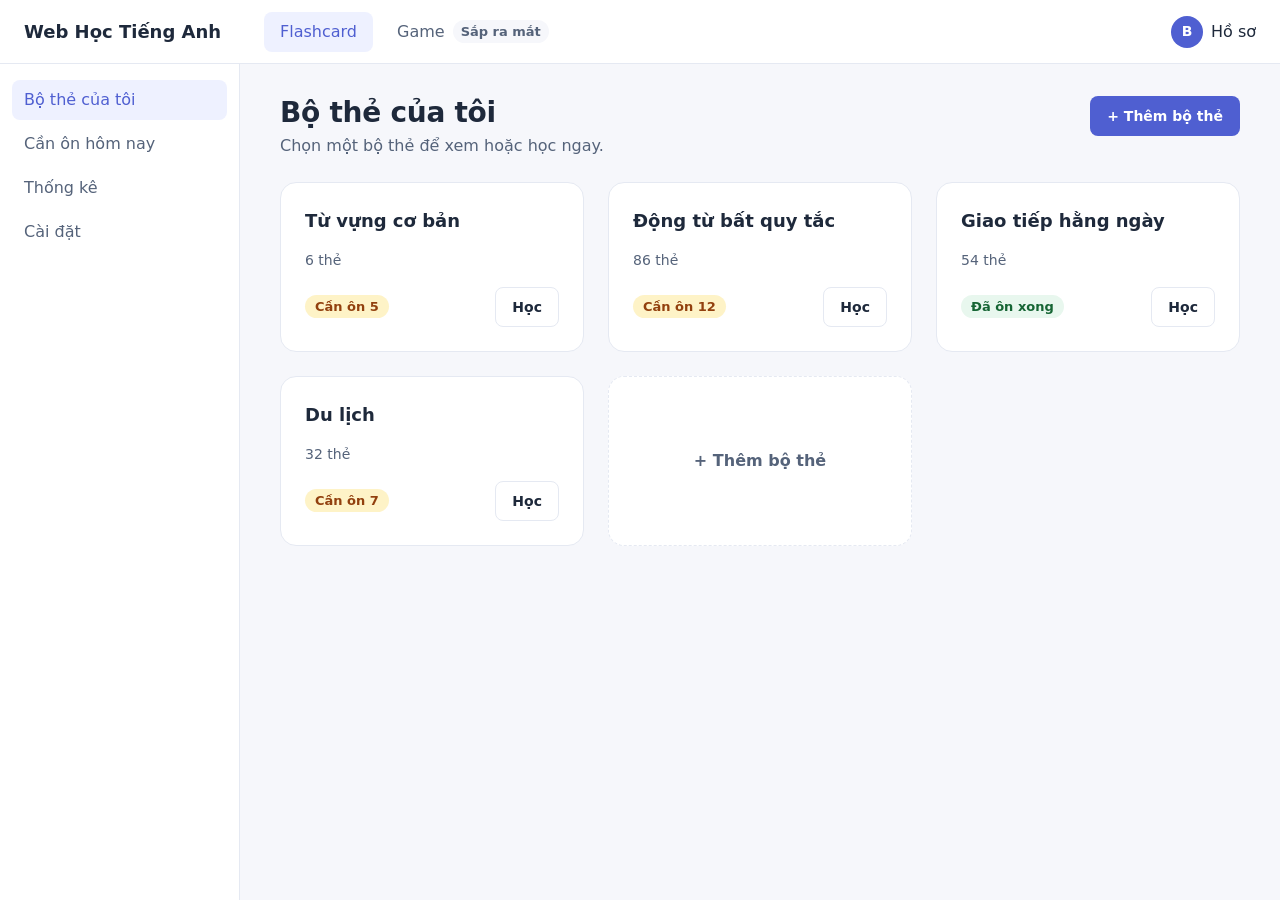
<file: Tuan_4/ch01/Week1Task1-master/index.html>
<!doctype html>
<html lang="vi">
<head>
  <meta charset="UTF-8">
  <meta name="viewport" content="width=device-width, initial-scale=1">
  <title>Bộ thẻ của tôi · Web Học Tiếng Anh</title>
  <link rel="stylesheet" href="style.css">
</head>
<body>
  <div class="app">
    <!-- Thanh trên: logo, tab chế độ, hồ sơ -->
    <header class="topbar">
      <a class="logo" href="index.html">Web Học Tiếng Anh</a>
      <nav class="tabs" aria-label="Chế độ">
        <a class="tab is-active" href="index.html" aria-current="page">Flashcard</a>
        <span class="tab is-disabled" aria-disabled="true">Game <small>Sắp ra mắt</small></span>
      </nav>
      <a class="profile" href="#"><span class="avatar" aria-hidden="true">B</span>Hồ sơ</a>
    </header>

    <!-- Menu trái: điều hướng cấp 1 -->
    <aside class="sidebar">
      <nav class="nav" aria-label="Menu chính">
        <a href="index.html" aria-current="page">Bộ thẻ của tôi</a>
        <a href="#">Cần ôn hôm nay</a>
        <a href="#">Thống kê</a>
        <a href="#">Cài đặt</a>
      </nav>
    </aside>

    <!-- Nội dung -->
    <main class="content">
      <div class="page-head">
        <div>
          <h1>Bộ thẻ của tôi</h1>
          <p class="sub">Chọn một bộ thẻ để xem hoặc học ngay.</p>
        </div>
        <a class="btn btn-primary" href="#">+ Thêm bộ thẻ</a>
      </div>

      <div class="deck-grid">
        <article class="deck-card">
          <h2><a href="deck.html">Từ vựng cơ bản</a></h2>
          <p class="deck-meta">6 thẻ</p>
          <div class="deck-foot">
            <span class="badge badge-due">Cần ôn 5</span>
            <a class="btn btn-secondary" href="study.html">Học</a>
          </div>
        </article>

        <article class="deck-card">
          <h2><a href="deck.html">Động từ bất quy tắc</a></h2>
          <p class="deck-meta">86 thẻ</p>
          <div class="deck-foot">
            <span class="badge badge-due">Cần ôn 12</span>
            <a class="btn btn-secondary" href="study.html">Học</a>
          </div>
        </article>

        <article class="deck-card">
          <h2><a href="deck.html">Giao tiếp hằng ngày</a></h2>
          <p class="deck-meta">54 thẻ</p>
          <div class="deck-foot">
            <span class="badge badge-done">Đã ôn xong</span>
            <a class="btn btn-secondary" href="study.html">Học</a>
          </div>
        </article>

        <article class="deck-card">
          <h2><a href="deck.html">Du lịch</a></h2>
          <p class="deck-meta">32 thẻ</p>
          <div class="deck-foot">
            <span class="badge badge-due">Cần ôn 7</span>
            <a class="btn btn-secondary" href="study.html">Học</a>
          </div>
        </article>

        <a class="deck-card is-add" href="#">+ Thêm bộ thẻ</a>
      </div>
    </main>
  </div>
</body>
</html>
</file>
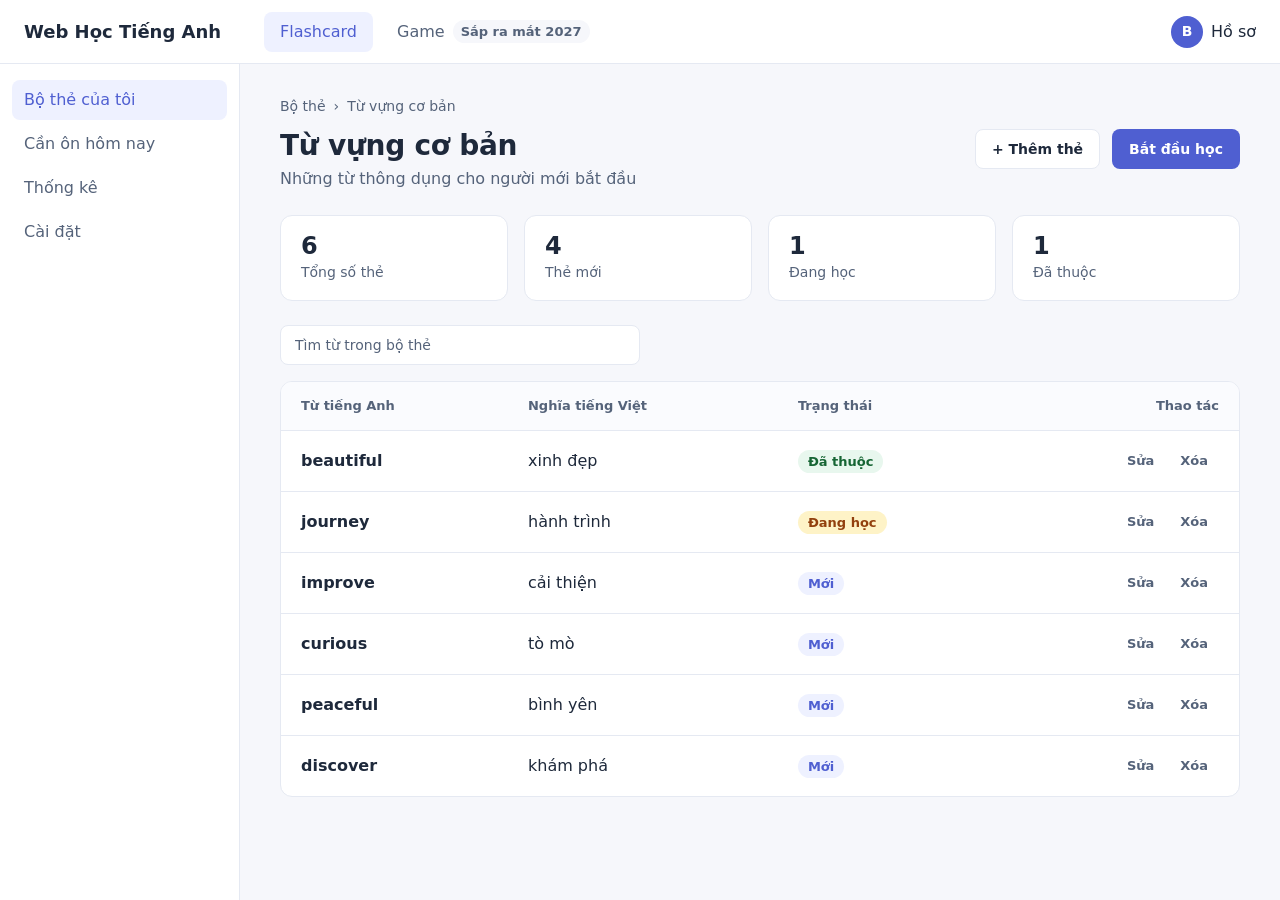
<file: Tuan_4/ch01/Week1Task1-master/deck.html>
<!doctype html>
<html lang="vi">
<head>
  <meta charset="UTF-8">
  <meta name="viewport" content="width=device-width, initial-scale=1">
  <title>Từ vựng cơ bản · Web Học Tiếng Anh</title>
  <link rel="stylesheet" href="style.css">
</head>
<body>
  <div class="app">
    <header class="topbar">
      <a class="logo" href="index.html">Web Học Tiếng Anh</a>
      <nav class="tabs" aria-label="Chế độ">
        <a class="tab is-active" href="index.html" aria-current="page">Flashcard</a>
        <span class="tab is-disabled" aria-disabled="true">Game <small>Sắp ra mắt 2027</small></span>
      </nav>
      <a class="profile" href="#"><span class="avatar" aria-hidden="true">B</span>Hồ sơ</a>
    </header>

    <aside class="sidebar">
      <nav class="nav" aria-label="Menu chính">
        <a href="index.html" aria-current="page">Bộ thẻ của tôi</a>
        <a href="#">Cần ôn hôm nay</a>
        <a href="#">Thống kê</a>
        <a href="#">Cài đặt</a>
      </nav>
    </aside>

    <main class="content">
      <nav class="crumbs" aria-label="Đường dẫn">
        <a href="index.html">Bộ thẻ</a>
        <span aria-hidden="true">›</span>
        <span>Từ vựng cơ bản</span>
      </nav>

      <div class="page-head">
        <div>
          <h1>Từ vựng cơ bản</h1>
          <p class="sub">Những từ thông dụng cho người mới bắt đầu</p>
        </div>
        <div class="actions">
          <a class="btn btn-secondary" href="#">+ Thêm thẻ</a>
          <a class="btn btn-primary" href="study.html">Bắt đầu học</a>
        </div>
      </div>

      <section class="stats" aria-label="Thống kê bộ thẻ">
        <div class="stat"><b>6</b><span>Tổng số thẻ</span></div>
        <div class="stat"><b>4</b><span>Thẻ mới</span></div>
        <div class="stat"><b>1</b><span>Đang học</span></div>
        <div class="stat"><b>1</b><span>Đã thuộc</span></div>
      </section>

      <div class="toolbar">
        <input class="input" type="search" placeholder="Tìm từ trong bộ thẻ" aria-label="Tìm từ trong bộ thẻ">
      </div>

      <div class="table-wrap">
        <table>
          <thead>
            <tr>
              <th scope="col">Từ tiếng Anh</th>
              <th scope="col">Nghĩa tiếng Việt</th>
              <th scope="col">Trạng thái</th>
              <th scope="col">Thao tác</th>
            </tr>
          </thead>
          <tbody>
            <tr>
              <td>beautiful</td><td>xinh đẹp</td>
              <td><span class="badge badge-known">Đã thuộc</span></td>
              <td><div class="row-actions">
                <button class="btn btn-ghost btn-sm" type="button" aria-label="Sửa thẻ beautiful">Sửa</button>
                <button class="btn btn-ghost btn-sm btn-danger" type="button" aria-label="Xóa thẻ beautiful">Xóa</button>
              </div></td>
            </tr>
            <tr>
              <td>journey</td><td>hành trình</td>
              <td><span class="badge badge-learning">Đang học</span></td>
              <td><div class="row-actions">
                <button class="btn btn-ghost btn-sm" type="button" aria-label="Sửa thẻ journey">Sửa</button>
                <button class="btn btn-ghost btn-sm btn-danger" type="button" aria-label="Xóa thẻ journey">Xóa</button>
              </div></td>
            </tr>
            <tr>
              <td>improve</td><td>cải thiện</td>
              <td><span class="badge badge-new">Mới</span></td>
              <td><div class="row-actions">
                <button class="btn btn-ghost btn-sm" type="button" aria-label="Sửa thẻ improve">Sửa</button>
                <button class="btn btn-ghost btn-sm btn-danger" type="button" aria-label="Xóa thẻ improve">Xóa</button>
              </div></td>
            </tr>
            <tr>
              <td>curious</td><td>tò mò</td>
              <td><span class="badge badge-new">Mới</span></td>
              <td><div class="row-actions">
                <button class="btn btn-ghost btn-sm" type="button" aria-label="Sửa thẻ curious">Sửa</button>
                <button class="btn btn-ghost btn-sm btn-danger" type="button" aria-label="Xóa thẻ curious">Xóa</button>
              </div></td>
            </tr>
            <tr>
              <td>peaceful</td><td>bình yên</td>
              <td><span class="badge badge-new">Mới</span></td>
              <td><div class="row-actions">
                <button class="btn btn-ghost btn-sm" type="button" aria-label="Sửa thẻ peaceful">Sửa</button>
                <button class="btn btn-ghost btn-sm btn-danger" type="button" aria-label="Xóa thẻ peaceful">Xóa</button>
              </div></td>
            </tr>
            <tr>
              <td>discover</td><td>khám phá</td>
              <td><span class="badge badge-new">Mới</span></td>
              <td><div class="row-actions">
                <button class="btn btn-ghost btn-sm" type="button" aria-label="Sửa thẻ discover">Sửa</button>
                <button class="btn btn-ghost btn-sm btn-danger" type="button" aria-label="Xóa thẻ discover">Xóa</button>
              </div></td>
            </tr>
          </tbody>
        </table>
      </div>
    </main>
  </div>
</body>
</html>
</file>
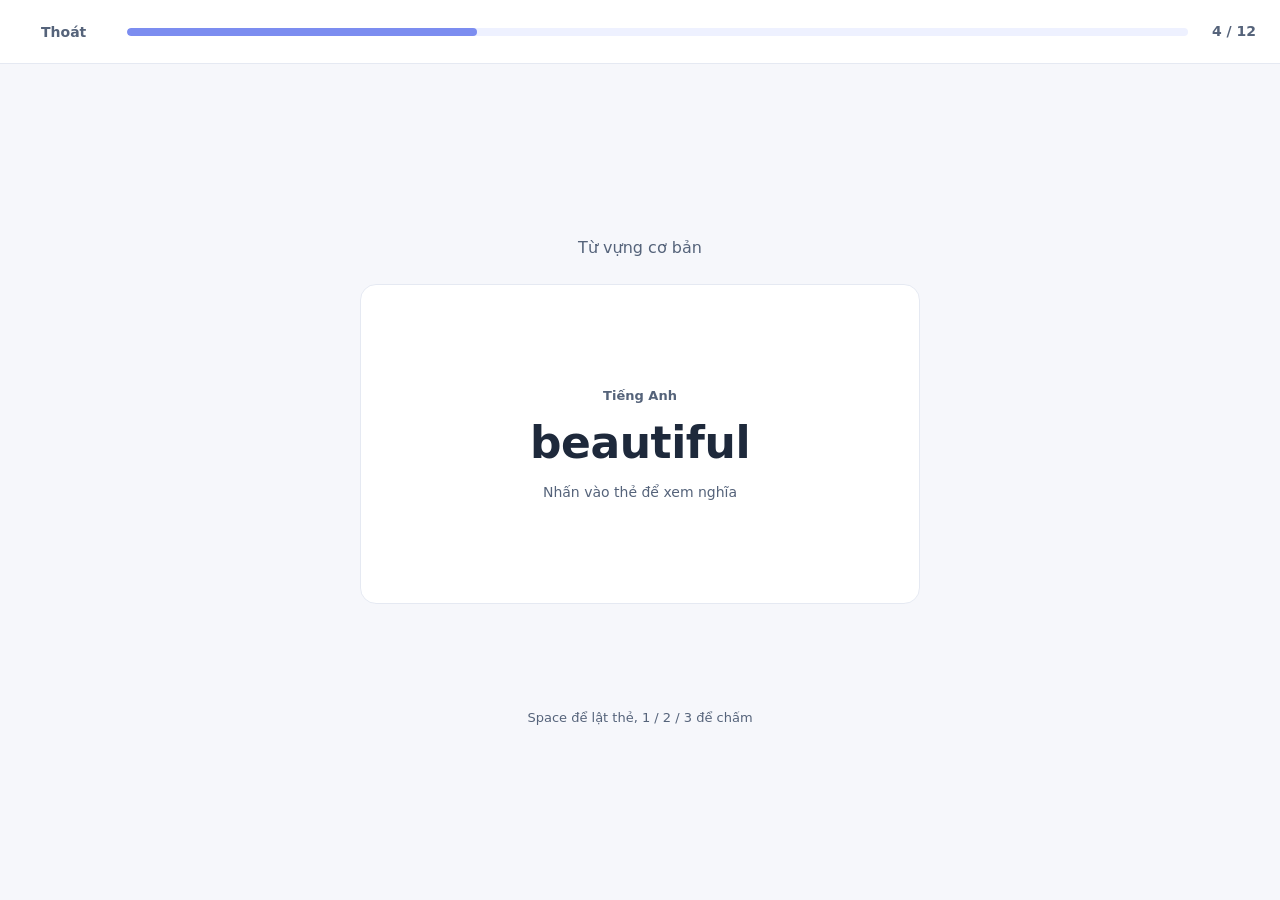
<file: Tuan_4/ch01/Week1Task1-master/study.html>
<!doctype html>
<html lang="vi">
<head>
  <meta charset="UTF-8">
  <meta name="viewport" content="width=device-width, initial-scale=1">
  <title>Đang học · Từ vựng cơ bản</title>
  <link rel="stylesheet" href="style.css">
</head>
<body class="study-page">
  <!-- Chế độ tập trung: không có menu trái và tab -->
  <header class="study-top">
    <a class="btn btn-ghost" href="deck.html">Thoát</a>
    <div class="progress" role="progressbar" aria-label="Tiến độ phiên học" aria-valuemin="0" aria-valuemax="12" aria-valuenow="4">
      <span style="width: 33%"></span>
    </div>
    <span class="count">4 / 12</span>
  </header>

  <main class="study">
    <p class="deck-name">Từ vựng cơ bản</p>

    <!-- Ô chọn ẩn: nhấn vào thẻ hoặc phím Space để lật, chưa cần JavaScript -->
    <input class="flip-input" type="checkbox" id="flip" aria-label="Lật thẻ">
    <label class="flip-card" for="flip">
      <span class="flip-inner">
        <span class="face front">
          <span class="face-label">Tiếng Anh</span>
          <span class="word">beautiful</span>
          <span class="hint">Nhấn vào thẻ để xem nghĩa</span>
        </span>
        <span class="face back">
          <span class="face-label">Tiếng Việt</span>
          <span class="word">xinh đẹp</span>
          <span class="hint">Bạn nhớ từ này đến đâu?</span>
        </span>
      </span>
    </label>

    <!-- Hiện sau khi lật thẻ. Phím 1/2/3 sẽ chạy khi có JavaScript ở mục tiêu 2 -->
    <div class="rating">
      <button class="rate rate-no" type="button">Chưa nhớ <kbd>1</kbd></button>
      <button class="rate rate-mid" type="button">Tạm nhớ <kbd>2</kbd></button>
      <button class="rate rate-yes" type="button">Nhớ rõ <kbd>3</kbd></button>
    </div>

    <p class="keys">Space để lật thẻ, 1 / 2 / 3 để chấm</p>
  </main>
</body>
</html>
</file>
<file: Tuan_4/ch01/Week1Task1-master/style.css>
/* ==========================================================
   Flashcard tiếng Anh · Mục tiêu 1 (HTML/CSS) · Flat 2.0 nhẹ
   Quy tắc: không blur, không gradient, không đổ bóng.
   Cấu trúc nhờ viền 1px và khoảng trắng.
   ========================================================== */

/* 1. TOKEN (bảng màu và kích thước cố định) */
:root {
  --bg: #F6F7FB;
  --surface: #FFFFFF;
  --border: #E5E9F2;

  --primary: #4F5FD1;        /* nút, liên kết, chữ nhấn (tương phản ~5.4:1 với chữ trắng) */
  --primary-hover: #4150BC;
  --brand: #7C8DF0;          /* phần trang trí: thanh tiến độ, viền khi trỏ chuột */
  --primary-soft: #EEF1FF;

  --text: #1E293B;
  --text-sub: #55637A;

  --ok-bg: #E8F7EE;   --ok: #166534;
  --warn-bg: #FEF3C7; --warn: #92400E;
  --err-bg: #FEE2E2;  --err: #B91C1C;

  --r-sm: 8px;
  --r-md: 12px;
  --r-lg: 16px;

  --topbar: 64px;
  --sidebar: 240px;

  /* Font hệ thống: Segoe UI có sẵn trên Windows, hỗ trợ tiếng Việt, không phải tải */
  --font: Inter, "Segoe UI", system-ui, -apple-system, Roboto, sans-serif;
}

/* 2. NỀN TẢNG */
*, *::before, *::after { box-sizing: border-box; }
body { margin: 0; font: 16px/1.5 var(--font); background: var(--bg); color: var(--text); }
h1, h2, p { margin: 0; }
a { color: inherit; text-decoration: none; }
:focus-visible { outline: 2px solid var(--primary); outline-offset: 2px; }

h1 { font-size: 28px; line-height: 1.2; font-weight: 700; letter-spacing: -0.01em; }
.sub { margin-top: 4px; color: var(--text-sub); }

/* 3. KHUNG CHUNG: thanh trên, menu trái, nội dung */
.app {
  display: grid;
  grid-template-columns: var(--sidebar) 1fr;
  grid-template-rows: var(--topbar) 1fr;
  min-height: 100vh;
}

.topbar {
  grid-column: 1 / -1;
  display: grid;
  grid-template-columns: var(--sidebar) 1fr auto;
  align-items: center;
  height: var(--topbar);
  background: var(--surface);
  border-bottom: 1px solid var(--border);
  position: sticky;
  top: 0;
  z-index: 10;
}
.logo { padding-left: 24px; font-size: 18px; font-weight: 700; }
.tabs { display: flex; gap: 8px; padding-left: 24px; }
.tab {
  display: flex; align-items: center; gap: 8px;
  min-height: 40px; padding: 0 16px;
  border-radius: var(--r-sm);
  font-weight: 500; color: var(--text-sub);
  transition: background-color .15s, color .15s;
}
a.tab:not(.is-active):hover { background: var(--bg); color: var(--text); }
.tab.is-active { background: var(--primary-soft); color: var(--primary); }
.tab.is-disabled { cursor: not-allowed; }
.tab small { padding: 2px 8px; border-radius: 999px; background: var(--bg); font-size: 13px; font-weight: 600; }

.profile { display: flex; align-items: center; gap: 8px; padding-right: 24px; font-weight: 500; }
.avatar {
  display: grid; place-items: center;
  width: 32px; height: 32px; border-radius: 50%;
  background: var(--primary); color: #fff; font-size: 14px; font-weight: 600;
}

.sidebar {
  position: sticky; top: var(--topbar); align-self: start;
  height: calc(100vh - var(--topbar));
  padding: 16px 12px;
  background: var(--surface);
  border-right: 1px solid var(--border);
}
.nav { display: flex; flex-direction: column; gap: 4px; }
.nav a {
  display: flex; align-items: center;
  min-height: 40px; padding: 0 12px;
  border-radius: var(--r-sm);
  font-weight: 500; color: var(--text-sub);
  transition: background-color .15s, color .15s;
}
.nav a:hover { background: var(--bg); color: var(--text); }
.nav a[aria-current="page"] { background: var(--primary-soft); color: var(--primary); }

.content { min-width: 0; width: 100%; max-width: 1120px; padding: 32px 40px 64px; }
.page-head { display: flex; align-items: flex-start; justify-content: space-between; gap: 16px; margin-bottom: 24px; }
.actions { display: flex; gap: 12px; }

/* 4. NÚT VÀ NHÃN */
.btn {
  display: inline-flex; align-items: center; justify-content: center; gap: 8px;
  min-height: 40px; padding: 0 16px;
  border: 1px solid transparent; border-radius: var(--r-sm);
  font: 600 14px var(--font);
  cursor: pointer;
  transition: background-color .15s, border-color .15s, color .15s;
}
.btn-primary { background: var(--primary); color: #fff; }
.btn-primary:hover { background: var(--primary-hover); }
.btn-secondary { background: var(--surface); border-color: var(--border); color: var(--text); }
.btn-secondary:hover { background: var(--primary-soft); border-color: var(--brand); }
.btn-ghost { background: transparent; color: var(--text-sub); }
.btn-ghost:hover { background: var(--primary-soft); color: var(--primary); }
.btn-ghost.btn-danger:hover { background: var(--err-bg); color: var(--err); }
.btn-sm { min-height: 32px; padding: 0 10px; font-size: 13px; }

.badge { display: inline-block; padding: 2px 10px; border-radius: 999px; font-size: 13px; font-weight: 600; }
.badge-new { background: var(--primary-soft); color: var(--primary); }
.badge-due, .badge-learning { background: var(--warn-bg); color: var(--warn); }
.badge-done, .badge-known { background: var(--ok-bg); color: var(--ok); }

/* 5. MÀN 1: DANH SÁCH BỘ THẺ */
.deck-grid { display: grid; grid-template-columns: repeat(3, 1fr); gap: 24px; }
.deck-card {
  position: relative;
  display: flex; flex-direction: column; gap: 16px;
  padding: 24px;
  background: var(--surface);
  border: 1px solid var(--border); border-radius: var(--r-lg);
  transition: border-color .15s;
}
.deck-card:hover { border-color: var(--brand); }
.deck-card h2 { font-size: 18px; font-weight: 600; }
/* Cả thẻ bấm được nhờ liên kết ở tên bộ thẻ; nút Học nằm đè lên trên */
.deck-card h2 a::after { content: ""; position: absolute; inset: 0; border-radius: var(--r-lg); }
.deck-card .btn { position: relative; z-index: 1; }
.deck-meta { color: var(--text-sub); font-size: 14px; }
.deck-foot { display: flex; align-items: center; justify-content: space-between; margin-top: auto; }
.deck-card.is-add {
  align-items: center; justify-content: center;
  min-height: 160px;
  border-style: dashed;
  font-weight: 600; color: var(--text-sub);
}
.deck-card.is-add:hover { color: var(--primary); }

/* 6. MÀN 2: CHI TIẾT BỘ THẺ */
.crumbs { display: flex; gap: 8px; margin-bottom: 12px; font-size: 14px; color: var(--text-sub); }
.crumbs a:hover { color: var(--primary); }

.stats { display: grid; grid-template-columns: repeat(4, 1fr); gap: 16px; margin-bottom: 24px; }
.stat { padding: 16px 20px; background: var(--surface); border: 1px solid var(--border); border-radius: var(--r-md); }
.stat b { display: block; font-size: 24px; line-height: 1.2; }
.stat span { font-size: 14px; color: var(--text-sub); }

.toolbar { display: flex; gap: 12px; margin-bottom: 16px; }
.input {
  flex: 1; max-width: 360px; height: 40px; padding: 0 14px;
  background: var(--surface); color: var(--text);
  border: 1px solid var(--border); border-radius: var(--r-sm);
  font: 14px var(--font);
}
.input::placeholder { color: var(--text-sub); }
.input:focus { outline: none; border-color: var(--primary); box-shadow: 0 0 0 3px var(--primary-soft); }

.table-wrap { overflow-x: auto; background: var(--surface); border: 1px solid var(--border); border-radius: var(--r-md); }
table { width: 100%; border-collapse: collapse; }
th, td { padding: 14px 20px; text-align: left; border-bottom: 1px solid var(--border); }
th { background: #FAFBFE; font-size: 13px; font-weight: 600; color: var(--text-sub); }
td:first-child { font-weight: 600; }
th:last-child { text-align: right; }
tbody tr:last-child td { border-bottom: 0; }
tbody tr:hover { background: #FAFBFE; }
.row-actions { display: flex; justify-content: flex-end; gap: 4px; }

/* 7. MÀN 3: MÀN HỌC (chế độ tập trung) */
.study-page { display: flex; flex-direction: column; min-height: 100vh; }
.study-top {
  display: grid; grid-template-columns: auto 1fr auto; align-items: center; gap: 24px;
  height: var(--topbar); padding: 0 24px;
  background: var(--surface); border-bottom: 1px solid var(--border);
}
.progress { height: 8px; background: var(--primary-soft); border-radius: 999px; overflow: hidden; }
.progress span { display: block; height: 100%; background: var(--brand); border-radius: 999px; }
.count { font-size: 14px; font-weight: 600; color: var(--text-sub); }

.study {
  position: relative; flex: 1;
  display: flex; flex-direction: column; align-items: center; justify-content: center; gap: 24px;
  padding: 32px 24px;
}
.deck-name { color: var(--text-sub); font-weight: 500; }

/* Lật thẻ bằng ô chọn ẩn: nhấn vào thẻ hoặc phím Space, không cần JavaScript */
.flip-input { position: absolute; opacity: 0; pointer-events: none; }
.flip-card { display: block; width: min(560px, 100%); height: 320px; perspective: 1200px; cursor: pointer; }
.flip-inner { display: block; position: relative; width: 100%; height: 100%; transform-style: preserve-3d; transition: transform .4s ease; }
.flip-input:checked + .flip-card .flip-inner { transform: rotateY(180deg); }
.flip-input:focus-visible + .flip-card { outline: 2px solid var(--primary); outline-offset: 4px; border-radius: var(--r-lg); }

.face {
  position: absolute; inset: 0;
  display: flex; flex-direction: column; align-items: center; justify-content: center; gap: 12px;
  padding: 32px; text-align: center;
  background: var(--surface);
  border: 1px solid var(--border); border-radius: var(--r-lg);
  -webkit-backface-visibility: hidden; backface-visibility: hidden;
}
.face.back { background: var(--primary-soft); border-color: var(--primary-soft); transform: rotateY(180deg); }
.face-label { font-size: 13px; font-weight: 600; color: var(--text-sub); }
.word { font-size: 44px; font-weight: 700; line-height: 1.2; letter-spacing: -0.01em; overflow-wrap: anywhere; }
.back .word { color: var(--primary); }
.hint { font-size: 14px; color: var(--text-sub); }

/* 3 nút chấm mức nhớ: chỉ hiện sau khi lật thẻ */
.rating { display: flex; gap: 12px; visibility: hidden; opacity: 0; transform: translateY(4px); transition: opacity .2s, transform .2s, visibility .2s; }
.flip-input:checked ~ .rating { visibility: visible; opacity: 1; transform: none; }
.rate {
  display: flex; flex-direction: column; align-items: center; gap: 2px;
  min-width: 132px; min-height: 56px; padding: 8px 16px;
  border: 1px solid transparent; border-radius: var(--r-md);
  font: 600 15px var(--font);
  cursor: pointer;
  transition: border-color .15s;
}
.rate kbd { font: 500 12px var(--font); }
.rate:hover { border-color: currentColor; }
.rate-no { background: var(--err-bg); color: var(--err); }
.rate-mid { background: var(--warn-bg); color: var(--warn); }
.rate-yes { background: var(--ok-bg); color: var(--ok); }
.keys { font-size: 13px; color: var(--text-sub); }

/* 8. RESPONSIVE */
@media (max-width: 1100px) {
  .deck-grid { grid-template-columns: repeat(2, 1fr); }
  .stats { grid-template-columns: repeat(2, 1fr); }
}
@media (max-width: 900px) {
  .app { grid-template-columns: 1fr; grid-template-rows: var(--topbar) auto 1fr; }
  .topbar { grid-template-columns: auto 1fr auto; }
  .sidebar { position: static; height: auto; padding: 8px 16px; border-right: 0; border-bottom: 1px solid var(--border); overflow-x: auto; }
  .nav { flex-direction: row; }
  .nav a { white-space: nowrap; }
  .content { padding: 24px 16px 48px; }
}
@media (max-width: 600px) {
  .deck-grid { grid-template-columns: 1fr; }
  .page-head { flex-direction: column; }
  .logo { padding-left: 16px; }
  .tabs { padding-left: 8px; }
  .tab small { display: none; }
  .profile { padding-right: 16px; }
  .flip-card { height: 280px; }
  .word { font-size: 34px; }
  .rating { flex-direction: column; width: 100%; max-width: 560px; }
  .rate { width: 100%; }
}

/* 9. GIẢM CHUYỂN ĐỘNG theo cài đặt của người dùng */
@media (prefers-reduced-motion: reduce) {
  *, *::before, *::after { transition-duration: .01ms !important; }
}
</file>
